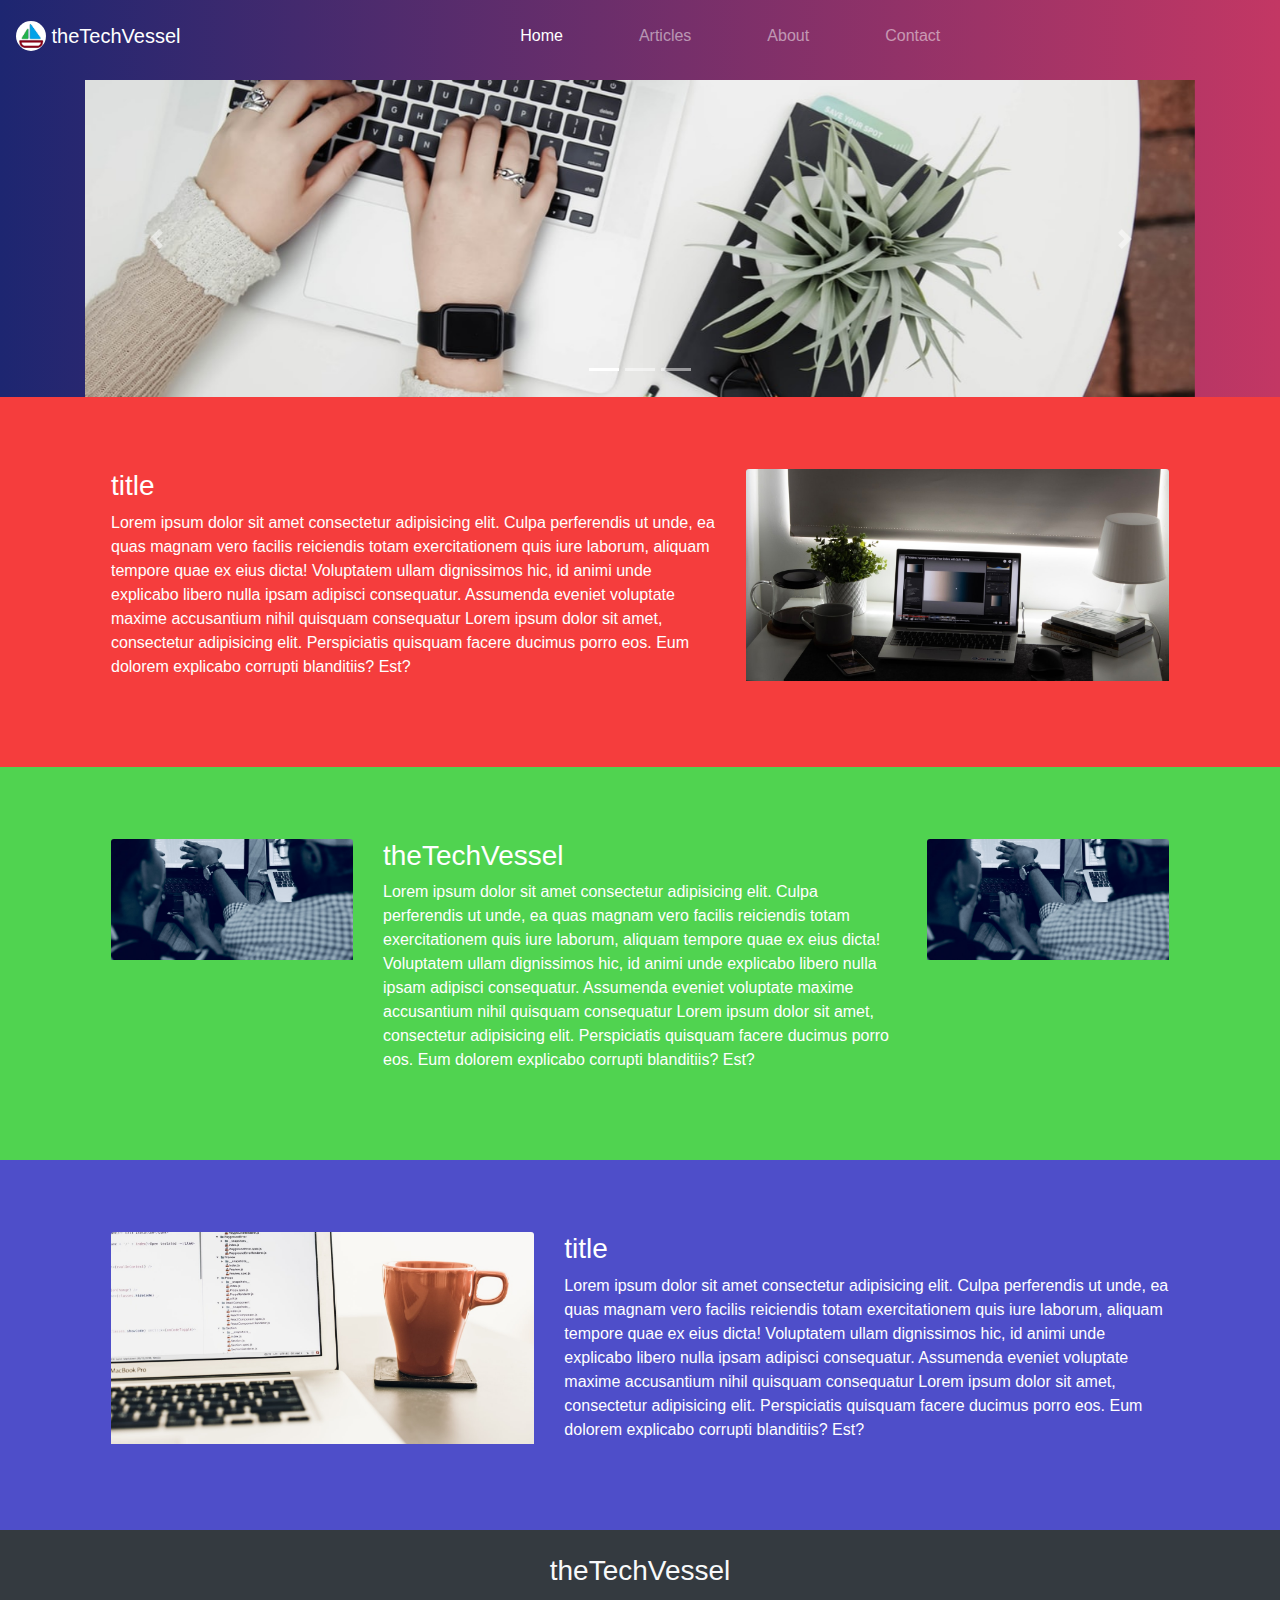
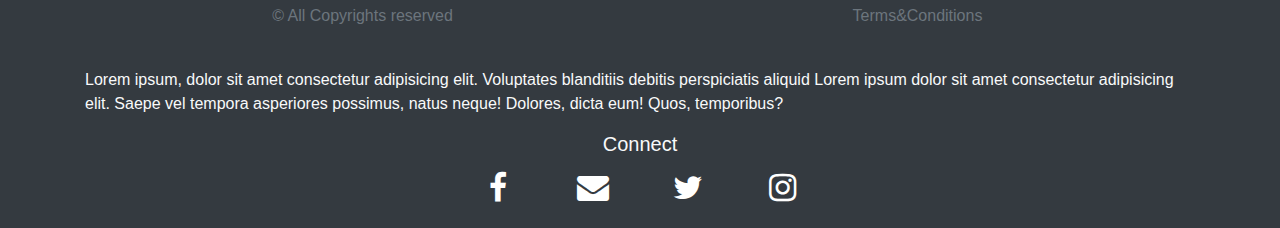
<file: index.html>
<!doctype html>
<html lang="en">

<head>
  <!-- Required meta tags -->
  <meta charset="utf-8">
  <meta name="viewport" content="width=device-width, initial-scale=1, shrink-to-fit=no">

  <!-- Bootstrap CSS -->
  <link rel="stylesheet" href="https://stackpath.bootstrapcdn.com/bootstrap/4.3.1/css/bootstrap.min.css"
    integrity="sha384-ggOyR0iXCbMQv3Xipma34MD+dH/1fQ784/j6cY/iJTQUOhcWr7x9JvoRxT2MZw1T" crossorigin="anonymous">
  <link rel="stylesheet" href="assets/styling.css">
  <link rel="stylesheet" href="https://cdnjs.cloudflare.com/ajax/libs/font-awesome/4.7.0/css/font-awesome.min.css">


  <title>The Tech Vessel</title>
  <link rel="icon" type="image/x-icon" href="assets/images/logo.png">
</head>

<body>
  <nav class="navbar navbar-expand-lg navbar-dark pt-3 pb-3">
    <a class="navbar-brand" href="/"><img src="assets/images/logo.png" width="30" height="30" alt=""
        class="d-inline-block align-top rounded-circle"> theTechVessel</a>
        

    <button class="navbar-toggler" type="button" data-toggle="collapse" data-target="#navbarSupportedContent"
      aria-controls="navbarSupportedContent" aria-expanded="false" aria-label="Toggle navigation">
      <span class="navbar-toggler-icon"></span>
    </button>

    <div class="collapse navbar-collapse" id="navbarSupportedContent">
      <ul class="navbar-nav mx-auto">
        <li class="nav-item active">
          <a class="nav-link" href="/">Home <span class="sr-only">(current)</span></a>
        </li>
        <li class="nav-item">
          <a class="nav-link" href="/articles.html">Articles</a>
        </li>
        
        <li class="nav-item">
          <a class="nav-link" href="/about.html">About</a>
        </li>
        <li class="nav-item">
          <a class="nav-link" href="/contact.html">Contact</a>
        </li>

      </ul>
    </div>
  </nav>
    <div id="carouselExampleIndicators" class="carousel slide container" data-ride="carousel">
      <ol class="carousel-indicators">
        <li data-target="#carouselExampleIndicators" data-slide-to="0" class="active"></li>
        <li data-target="#carouselExampleIndicators" data-slide-to="1"></li>
        <li data-target="#carouselExampleIndicators" data-slide-to="2"></li>
      </ol>
      <div class="carousel-inner mt-2">
        <div class="carousel-item active">
          <img src="assets/images/carousel1.jpg" class="d-block w-100" alt="image">
        </div>
        <div class="carousel-item">
          <img src="assets/images/carousel2.jpg" class="d-block w-100" alt="image">
        </div>
        <div class="carousel-item">
          <img src="assets/images/carousel3.jpg" class="d-block w-100" alt="image">
        </div>
      </div>
      <a class="carousel-control-prev" href="#carouselExampleIndicators" role="button" data-slide="prev">
        <span class="carousel-control-prev-icon" aria-hidden="true"></span>
        <span class="sr-only">Previous</span>
      </a>
      <a class="carousel-control-next" href="#carouselExampleIndicators" role="button" data-slide="next">
        <span class="carousel-control-next-icon" aria-hidden="true"></span>
        <span class="sr-only">Next</span>
      </a>
    </div>
<div class="index-first pl-5 pr-5 pt-4 pb-4">
  <div class="row pb-5 pt-5 ml-5 mr-5">
    
    <div class="col-md-7">
      
      <h3 class="mb-2">title</h3>
      <p class="align-self-center">Lorem ipsum dolor sit amet consectetur adipisicing elit. Culpa perferendis ut unde, ea quas magnam vero facilis reiciendis totam exercitationem quis iure laborum, aliquam tempore quae ex eius dicta! Voluptatem ullam dignissimos hic, id animi unde explicabo libero nulla ipsam adipisci consequatur. Assumenda eveniet voluptate maxime accusantium nihil quisquam consequatur Lorem ipsum dolor sit amet, consectetur adipisicing elit. Perspiciatis quisquam facere ducimus porro eos. Eum dolorem explicabo corrupti blanditiis? Est?</p>
    
    </div>
    <div class="col-md-5">


      <img src="assets/images/article4.jpg" class="card-img-top" alt="...">
    </div>
  </div>
    </div>
  </div>

  <div class="index-second pl-5 pr-5 pt-4 pb-4">
    <div class="row pb-5 pt-5 ml-5 mr-5">
      <div class="col-md-3">
        <img src="assets/images/article3.jpg" class="card-img-top" alt="...">
      </div>
      <div class="col-md-6">
        <h3 class="mb-6">theTechVessel</h3>
        <p class="align-self-center">Lorem ipsum dolor sit amet consectetur adipisicing elit. Culpa perferendis ut unde, ea quas magnam vero facilis reiciendis totam exercitationem quis iure laborum, aliquam tempore quae ex eius dicta! Voluptatem ullam dignissimos hic, id animi unde explicabo libero nulla ipsam adipisci consequatur. Assumenda eveniet voluptate maxime accusantium nihil quisquam consequatur Lorem ipsum dolor sit amet, consectetur adipisicing elit. Perspiciatis quisquam facere ducimus porro eos. Eum dolorem explicabo corrupti blanditiis? Est?</p>
      </div>
      <div class="col-md-3">
        <img src="assets/images/article3.jpg" class="card-img-top" alt="...">
      </div>
    </div>
  </div>


  <div class="index-third pl-5 pr-5 pt-4 pb-4">
    <div class="row pb-5 pt-5 ml-5 mr-5">
      <div class="col-md-5">


        <img src="assets/images/article6.jpg" class="card-img-top" alt="...">
      </div>
      <div class="col-md-7">
        
        <h3 class="mb-2">title</h3>
        <p class="align-self-center">Lorem ipsum dolor sit amet consectetur adipisicing elit. Culpa perferendis ut unde, ea quas magnam vero facilis reiciendis totam exercitationem quis iure laborum, aliquam tempore quae ex eius dicta! Voluptatem ullam dignissimos hic, id animi unde explicabo libero nulla ipsam adipisci consequatur. Assumenda eveniet voluptate maxime accusantium nihil quisquam consequatur Lorem ipsum dolor sit amet, consectetur adipisicing elit. Perspiciatis quisquam facere ducimus porro eos. Eum dolorem explicabo corrupti blanditiis? Est?</p>
      
      </div>
    </div>
    </div>


  <!-- FOOTER -->
  <footer class="w-100 flex-shrink-0">
    <div class="col p-4 d-flex flex-column position-static bg-dark text-light">
      <h3 class="mb-3 d-flex justify-content-center">theTechVessel</h3>
      <div class="container">
        <div class="row mb-4 pb-3 no-gutters">
          <div class="col-md-6 mb-md-0  d-flex">
            <div class="con con-3 w-100 text-muted d-flex justify-content-center">
              &copy All Copyrights reserved
            </div>
          </div>
          <div class="col-md-6 mb-md-0  d-flex">
            <div class="con con-3 w-100 d-flex justify-content-center"><a href="/tandc.html" class="text-muted" target="_blank">Terms&Conditions</a>
              
            </div>
          </div>
        </div>
      </div>
      <p class="card-text mb-auto d-flex justify-content-center container">Lorem ipsum, dolor sit amet consectetur
        adipisicing elit. Voluptates
        blanditiis debitis perspiciatis aliquid Lorem ipsum dolor sit amet consectetur adipisicing elit. Saepe vel
        tempora asperiores possimus, natus neque! Dolores, dicta eum! Quos, temporibus?</p>
      <h5 class="mt-3 mb-3 d-flex justify-content-center">Connect</h5>
      
      <div class="container">
    
        <div class="row">
          <div class="col-4">
          </div>
          <div class="col">
            <a href="http:#" class=" d-flex justify-content-center foot-icon" data-toggle="tooltip" data-placement="top" title="facebook"><i class="fa fa-brands fa-facebook-f"></i></a>
        
          </div>
          <div class="col">
            <a href="http:#" class="d-flex justify-content-center foot-icon" data-toggle="tooltip" data-placement="top" title="email"><i
              class="fa fa-solid fa-envelope"></i></i></a>
        
          </div>
          <div class="col">
            <a href="http:#" class="d-flex justify-content-center foot-icon" data-toggle="tooltip" data-placement="top" title="twitter"><i
              class="fa fa-brands fa-twitter"></i></a>
        
          </div>
          <div class="col">
            <a href="http:#" class="d-flex justify-content-center foot-icon" data-toggle="tooltip" data-placement="top" title="instagram"><i class="fa fa-brands fa-instagram"></i></a>
        
          </div>
          <div class="col-4">
          </div>
        </div>
      </div>

    </div>
  </footer>

<!-- Optional JavaScript -->
<!-- jQuery first, then Popper.js, then Bootstrap JS -->
<script src="https://code.jquery.com/jquery-3.3.1.slim.min.js"
  integrity="sha384-q8i/X+965DzO0rT7abK41JStQIAqVgRVzpbzo5smXKp4YfRvH+8abtTE1Pi6jizo" crossorigin="anonymous"></script>
<script src="https://cdnjs.cloudflare.com/ajax/libs/popper.js/1.14.7/umd/popper.min.js"
  integrity="sha384-UO2eT0CpHqdSJQ6hJty5KVphtPhzWj9WO1clHTMGa3JDZwrnQq4sF86dIHNDz0W1" crossorigin="anonymous"></script>
<script src="https://stackpath.bootstrapcdn.com/bootstrap/4.3.1/js/bootstrap.min.js"
  integrity="sha384-JjSmVgyd0p3pXB1rRibZUAYoIIy6OrQ6VrjIEaFf/nJGzIxFDsf4x0xIM+B07jRM" crossorigin="anonymous"></script>
</body>

</html>
</file>
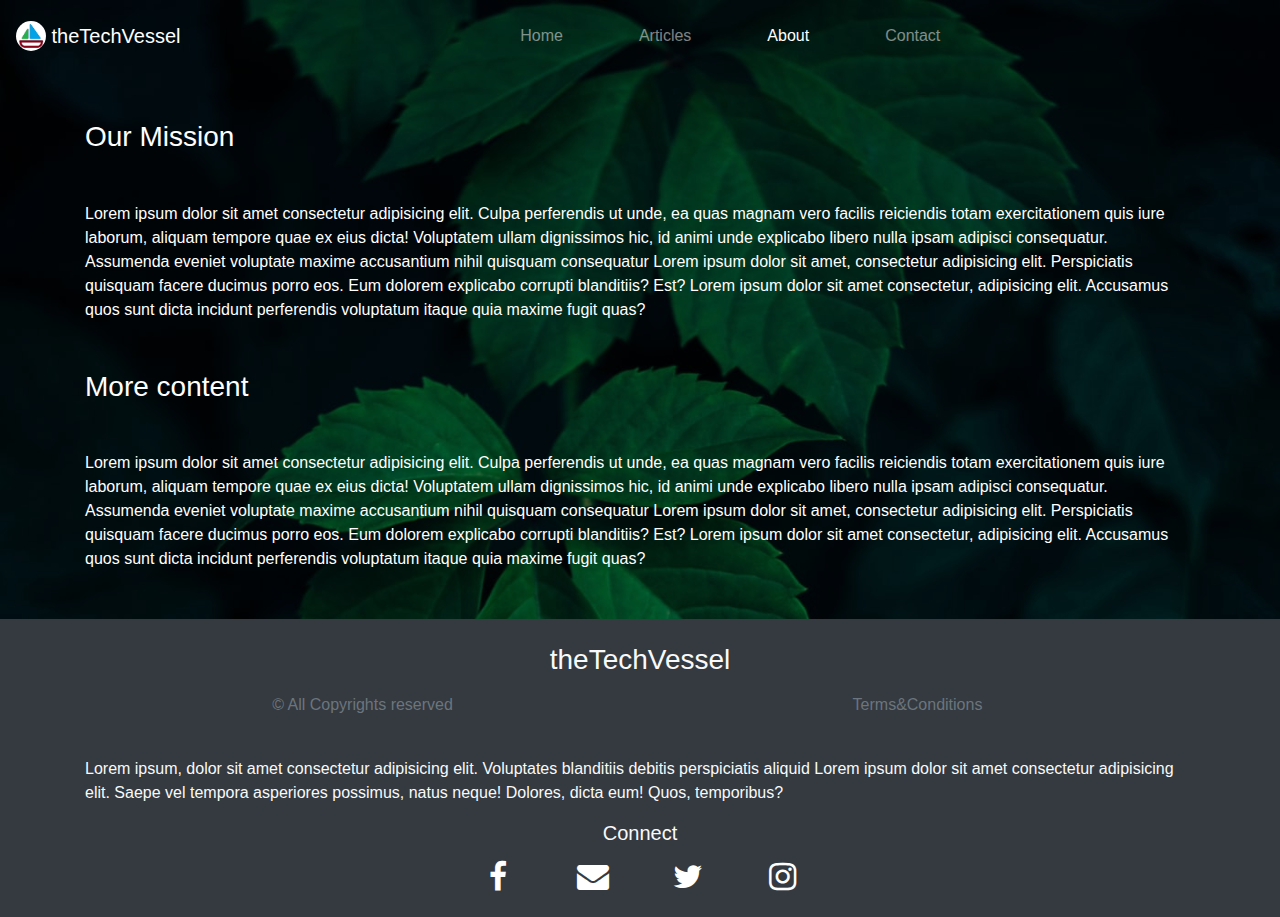
<file: about.html>
<!doctype html>
<html lang="en">

<head>
  <!-- Required meta tags -->
  <meta charset="utf-8">
  <meta name="viewport" content="width=device-width, initial-scale=1, shrink-to-fit=no">

  <!-- Bootstrap CSS -->
  <link rel="stylesheet" href="https://stackpath.bootstrapcdn.com/bootstrap/4.3.1/css/bootstrap.min.css"
    integrity="sha384-ggOyR0iXCbMQv3Xipma34MD+dH/1fQ784/j6cY/iJTQUOhcWr7x9JvoRxT2MZw1T" crossorigin="anonymous">
  <link rel="stylesheet" href="assets/styling.css">
  <link rel="stylesheet" href="https://cdnjs.cloudflare.com/ajax/libs/font-awesome/4.7.0/css/font-awesome.min.css">


  <title>The Tech Vessel-about</title>
  <link rel="icon" type="image/x-icon" href="assets/images/logo.png">
</head>

<body class="body-about">
  <nav class="navbar navbar-expand-lg navbar-dark pt-3 pb-3">
    <a class="navbar-brand" href="/"><img src="assets/images/logo.png" width="30" height="30" alt=""
        class="d-inline-block align-top rounded-circle"> theTechVessel</a>

    <button class="navbar-toggler" type="button" data-toggle="collapse" data-target="#navbarSupportedContent"
      aria-controls="navbarSupportedContent" aria-expanded="false" aria-label="Toggle navigation">
      <span class="navbar-toggler-icon"></span>
    </button>

    <div class="collapse navbar-collapse" id="navbarSupportedContent">
      <ul class="navbar-nav mx-auto">
        <li class="nav-item">
          <a class="nav-link" href="/">Home</a>
        </li>
        <li class="nav-item">
          <a class="nav-link" href="/articles.html">Articles</a>
        </li>

        <li class="nav-item">
          <a class="nav-link active" href="/about.html">About<span class="sr-only">(current)</span></a>
        </li>
        <li class="nav-item">
          <a class="nav-link" href="/contact.html">Contact</a>
        </li>

      </ul>
    </div>
  </nav>


  <div class="container">
    <h3 class="mb-5 mt-5">Our Mission</h3>
    <p class="align-self-center">Lorem ipsum dolor sit amet consectetur adipisicing elit. Culpa perferendis ut unde, ea
      quas magnam vero facilis reiciendis totam exercitationem quis iure laborum, aliquam tempore quae ex eius dicta!
      Voluptatem ullam dignissimos hic, id animi unde explicabo libero nulla ipsam adipisci consequatur. Assumenda
      eveniet voluptate maxime accusantium nihil quisquam consequatur Lorem ipsum dolor sit amet, consectetur
      adipisicing elit. Perspiciatis quisquam facere ducimus porro eos. Eum dolorem explicabo corrupti blanditiis? Est?
      Lorem ipsum dolor sit amet consectetur, adipisicing elit. Accusamus quos sunt dicta incidunt perferendis
      voluptatum itaque quia maxime fugit quas?</p>

    <h3 class="mb-5 mt-5">More content</h3>
    <p class="align-self-center">Lorem ipsum dolor sit amet consectetur adipisicing elit. Culpa perferendis ut unde, ea
      quas magnam vero facilis reiciendis totam exercitationem quis iure laborum, aliquam tempore quae ex eius dicta!
      Voluptatem ullam dignissimos hic, id animi unde explicabo libero nulla ipsam adipisci consequatur. Assumenda
      eveniet voluptate maxime accusantium nihil quisquam consequatur Lorem ipsum dolor sit amet, consectetur
      adipisicing elit. Perspiciatis quisquam facere ducimus porro eos. Eum dolorem explicabo corrupti blanditiis? Est?
      Lorem ipsum dolor sit amet consectetur, adipisicing elit. Accusamus quos sunt dicta incidunt perferendis
      voluptatum itaque quia maxime fugit quas?</p>

  </div>

  <!-- FOOTER -->
  <footer class="w-100 mt-5 flex-shrink-0">
    <div class="col p-4 d-flex flex-column position-static bg-dark text-light">
      <h3 class="mb-3 d-flex justify-content-center">theTechVessel</h3>
      <div class="container">
        <div class="row mb-4 pb-3 no-gutters">
          <div class="col-md-6 mb-md-0  d-flex">
            <div class="con con-3 w-100 text-muted d-flex justify-content-center">
              &copy All Copyrights reserved
            </div>
          </div>
          <div class="col-md-6 mb-md-0  d-flex">
            <div class="con con-3 w-100 d-flex justify-content-center"><a href="/tandc.html" class="text-muted"
                target="_blank">Terms&Conditions</a>

            </div>
          </div>
        </div>
      </div>
      <p class="card-text mb-auto d-flex justify-content-center container">Lorem ipsum, dolor sit amet consectetur
        adipisicing elit. Voluptates
        blanditiis debitis perspiciatis aliquid Lorem ipsum dolor sit amet consectetur adipisicing elit. Saepe vel
        tempora asperiores possimus, natus neque! Dolores, dicta eum! Quos, temporibus?</p>
      <h5 class="mt-3 mb-3 d-flex justify-content-center">Connect</h5>

      <div class="container">

        <div class="row">
          <div class="col-4">
          </div>
          <div class="col">
            <a href="http:#" class=" d-flex justify-content-center foot-icon" data-toggle="tooltip" data-placement="top"
              title="facebook"><i class="fa fa-brands fa-facebook-f"></i></a>

          </div>
          <div class="col">
            <a href="http:#" class="d-flex justify-content-center foot-icon" data-toggle="tooltip" data-placement="top"
              title="email"><i class="fa fa-solid fa-envelope"></i></i></a>

          </div>
          <div class="col">
            <a href="http:#" class="d-flex justify-content-center foot-icon" data-toggle="tooltip" data-placement="top"
              title="twitter"><i class="fa fa-brands fa-twitter"></i></a>

          </div>
          <div class="col">
            <a href="http:#" class="d-flex justify-content-center foot-icon" data-toggle="tooltip" data-placement="top"
              title="instagram"><i class="fa fa-brands fa-instagram"></i></a>

          </div>
          <div class="col-4">
          </div>
        </div>
      </div>

    </div>
  </footer>
<!-- Optional JavaScript -->
<!-- jQuery first, then Popper.js, then Bootstrap JS -->
<script src="https://code.jquery.com/jquery-3.3.1.slim.min.js"
  integrity="sha384-q8i/X+965DzO0rT7abK41JStQIAqVgRVzpbzo5smXKp4YfRvH+8abtTE1Pi6jizo" crossorigin="anonymous"></script>
<script src="https://cdnjs.cloudflare.com/ajax/libs/popper.js/1.14.7/umd/popper.min.js"
  integrity="sha384-UO2eT0CpHqdSJQ6hJty5KVphtPhzWj9WO1clHTMGa3JDZwrnQq4sF86dIHNDz0W1" crossorigin="anonymous"></script>
<script src="https://stackpath.bootstrapcdn.com/bootstrap/4.3.1/js/bootstrap.min.js"
  integrity="sha384-JjSmVgyd0p3pXB1rRibZUAYoIIy6OrQ6VrjIEaFf/nJGzIxFDsf4x0xIM+B07jRM" crossorigin="anonymous"></script>
</body>

</html>
</file>
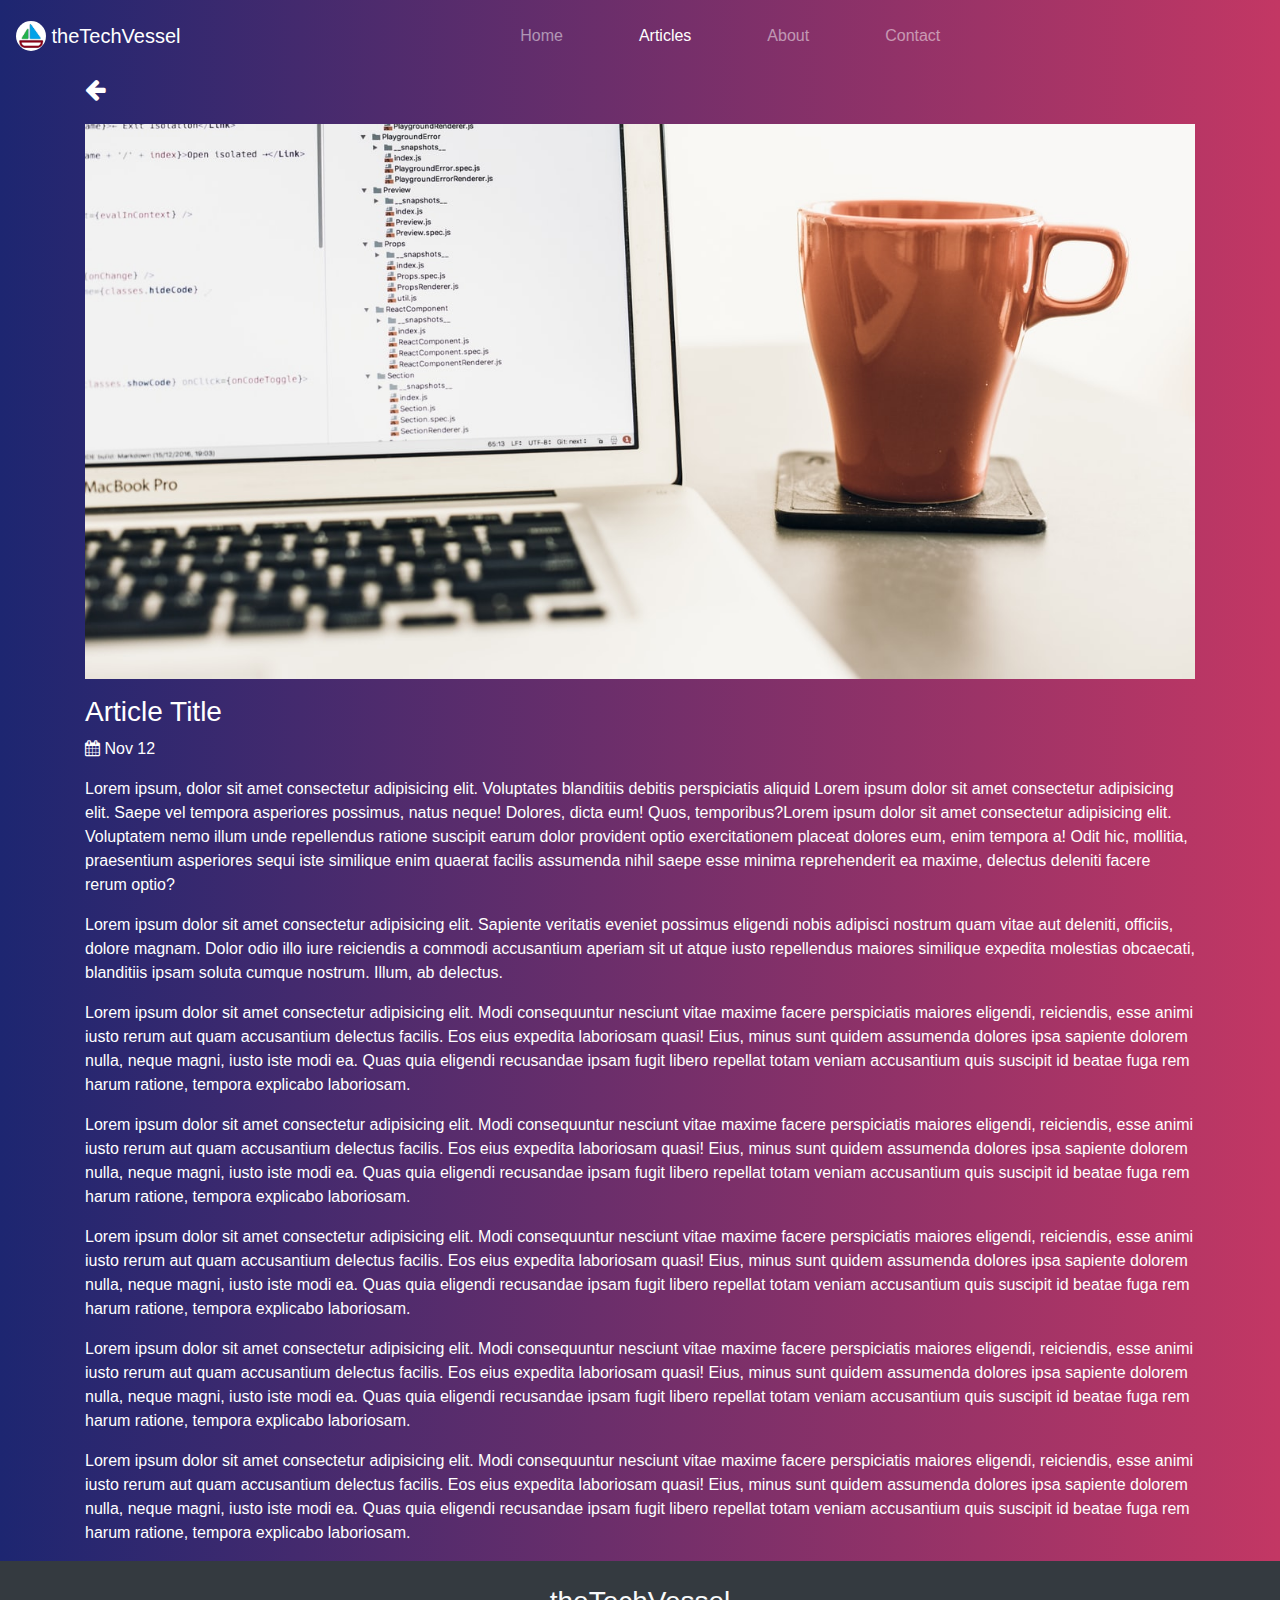
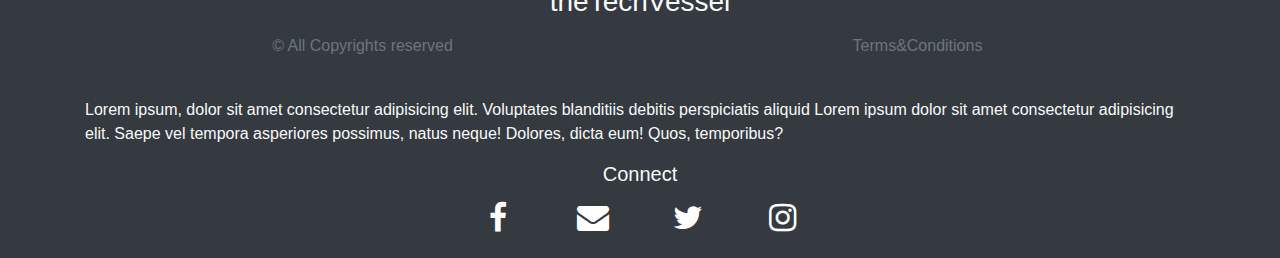
<file: article_page.html>
<!doctype html>
<html lang="en">

<head>
    <!-- Required meta tags -->
    <meta charset="utf-8">
    <meta name="viewport" content="width=device-width, initial-scale=1, shrink-to-fit=no">

    <!-- Bootstrap CSS -->
    <link rel="stylesheet" href="https://stackpath.bootstrapcdn.com/bootstrap/4.3.1/css/bootstrap.min.css"
        integrity="sha384-ggOyR0iXCbMQv3Xipma34MD+dH/1fQ784/j6cY/iJTQUOhcWr7x9JvoRxT2MZw1T" crossorigin="anonymous">
    <link rel="stylesheet" href="assets/styling.css">
    <link rel="stylesheet" href="https://cdnjs.cloudflare.com/ajax/libs/font-awesome/4.7.0/css/font-awesome.min.css">


    <title>The Tech Vessel-articles</title>
    <link rel="icon" type="image/x-icon" href="assets/images/logo.png">
</head>

<body>
    <nav class="navbar navbar-expand-lg navbar-dark pt-3 pb-3">
        <a class="navbar-brand" href="/"><img src="assets/images/logo.png" width="30" height="30" alt=""
                class="d-inline-block align-top rounded-circle"> theTechVessel</a>

        <button class="navbar-toggler" type="button" data-toggle="collapse" data-target="#navbarSupportedContent"
            aria-controls="navbarSupportedContent" aria-expanded="false" aria-label="Toggle navigation">
            <span class="navbar-toggler-icon"></span>
        </button>

        <div class="collapse navbar-collapse" id="navbarSupportedContent">
            <ul class="navbar-nav mx-auto">
                <li class="nav-item">
                    <a class="nav-link" href="/">Home</a>
                </li>
                <li class="nav-item active">
                    <a class="nav-link" href="/articles.html">Articles<span class="sr-only">(current)</span></a>
                </li>

                <li class="nav-item">
                    <a class="nav-link" href="/about.html">About</a>
                </li>
                <li class="nav-item">
                    <a class="nav-link" href="/contact.html">Contact</a>
                </li>

            </ul>
        </div>
    </nav>

    <div class="container">
        <a href="/articles.html" style="text-decoration: none;color: white; font-size: 1.5em;"><i class="fa fas fa-arrow-left"></i></a>
        <img src="assets/images/article6.jpg" class="d-block w-100 mt-3 mb-3" alt="image">
        <h3 class="">Article Title</h3>
        <div class="mb-1"><i class="fa fa-regular fa-calendar"></i> Nov 12</div>
        <p class="mt-3">Lorem ipsum, dolor sit amet consectetur
            adipisicing elit. Voluptates
            blanditiis debitis perspiciatis aliquid Lorem ipsum dolor sit amet consectetur adipisicing elit. Saepe vel
            tempora asperiores possimus, natus neque! Dolores, dicta eum! Quos, temporibus?Lorem ipsum dolor sit amet
            consectetur adipisicing elit. Voluptatem nemo illum unde repellendus ratione suscipit earum dolor provident
            optio exercitationem placeat dolores eum, enim tempora a! Odit hic, mollitia, praesentium asperiores sequi
            iste similique enim quaerat facilis assumenda nihil saepe esse minima reprehenderit ea maxime, delectus
            deleniti facere rerum optio?</p>
        <p class="mt-3">Lorem ipsum dolor sit amet consectetur adipisicing elit. Sapiente veritatis eveniet possimus
            eligendi nobis adipisci nostrum quam vitae aut deleniti, officiis, dolore magnam. Dolor odio illo iure
            reiciendis a commodi accusantium aperiam sit ut atque iusto repellendus maiores similique expedita molestias
            obcaecati, blanditiis ipsam soluta cumque nostrum. Illum, ab delectus.</p>
        <p class="mt-3">Lorem ipsum dolor sit amet consectetur adipisicing elit. Modi consequuntur nesciunt vitae maxime
            facere perspiciatis maiores eligendi, reiciendis, esse animi iusto rerum aut quam accusantium delectus
            facilis. Eos eius expedita laboriosam quasi! Eius, minus sunt quidem assumenda dolores ipsa sapiente dolorem
            nulla, neque magni, iusto iste modi ea. Quas quia eligendi recusandae ipsam fugit libero repellat totam
            veniam accusantium quis suscipit id beatae fuga rem harum ratione, tempora explicabo laboriosam.</p>
        <p class="mt-3">Lorem ipsum dolor sit amet consectetur adipisicing elit. Modi consequuntur nesciunt vitae maxime
            facere perspiciatis maiores eligendi, reiciendis, esse animi iusto rerum aut quam accusantium delectus
            facilis. Eos eius expedita laboriosam quasi! Eius, minus sunt quidem assumenda dolores ipsa sapiente dolorem
            nulla, neque magni, iusto iste modi ea. Quas quia eligendi recusandae ipsam fugit libero repellat totam
            veniam accusantium quis suscipit id beatae fuga rem harum ratione, tempora explicabo laboriosam.</p>
        <p class="mt-3">Lorem ipsum dolor sit amet consectetur adipisicing elit. Modi consequuntur nesciunt vitae maxime
            facere perspiciatis maiores eligendi, reiciendis, esse animi iusto rerum aut quam accusantium delectus
            facilis. Eos eius expedita laboriosam quasi! Eius, minus sunt quidem assumenda dolores ipsa sapiente dolorem
            nulla, neque magni, iusto iste modi ea. Quas quia eligendi recusandae ipsam fugit libero repellat totam
            veniam accusantium quis suscipit id beatae fuga rem harum ratione, tempora explicabo laboriosam.</p>
        <p class="mt-3">Lorem ipsum dolor sit amet consectetur adipisicing elit. Modi consequuntur nesciunt vitae maxime
            facere perspiciatis maiores eligendi, reiciendis, esse animi iusto rerum aut quam accusantium delectus
            facilis. Eos eius expedita laboriosam quasi! Eius, minus sunt quidem assumenda dolores ipsa sapiente dolorem
            nulla, neque magni, iusto iste modi ea. Quas quia eligendi recusandae ipsam fugit libero repellat totam
            veniam accusantium quis suscipit id beatae fuga rem harum ratione, tempora explicabo laboriosam.</p>
        <p class="mt-3">Lorem ipsum dolor sit amet consectetur adipisicing elit. Modi consequuntur nesciunt vitae maxime
            facere perspiciatis maiores eligendi, reiciendis, esse animi iusto rerum aut quam accusantium delectus
            facilis. Eos eius expedita laboriosam quasi! Eius, minus sunt quidem assumenda dolores ipsa sapiente dolorem
            nulla, neque magni, iusto iste modi ea. Quas quia eligendi recusandae ipsam fugit libero repellat totam
            veniam accusantium quis suscipit id beatae fuga rem harum ratione, tempora explicabo laboriosam.</p>
    </div>

    <!-- FOOTER -->
    <footer class="w-100 flex-shrink-0">
        <div class="col p-4 d-flex flex-column position-static bg-dark text-light">
            <h3 class="mb-3 d-flex justify-content-center">theTechVessel</h3>
            <div class="container">
                <div class="row mb-4 pb-3 no-gutters">
                    <div class="col-md-6 mb-md-0  d-flex">
                        <div class="con con-3 w-100 text-muted d-flex justify-content-center">
                            &copy All Copyrights reserved
                        </div>
                    </div>
                    <div class="col-md-6 mb-md-0  d-flex">
                        <div class="con con-3 w-100 d-flex justify-content-center"><a href="/tandc.html"
                                class="text-muted" target="_blank">Terms&Conditions</a>

                        </div>
                    </div>
                </div>
            </div>
            <p class="card-text mb-auto d-flex justify-content-center container">Lorem ipsum, dolor sit amet consectetur
                adipisicing elit. Voluptates
                blanditiis debitis perspiciatis aliquid Lorem ipsum dolor sit amet consectetur adipisicing elit. Saepe
                vel
                tempora asperiores possimus, natus neque! Dolores, dicta eum! Quos, temporibus?</p>
            <h5 class="mt-3 mb-3 d-flex justify-content-center">Connect</h5>

            <div class="container">

                <div class="row">
                    <div class="col-4">
                    </div>
                    <div class="col">
                        <a href="http:#" class=" d-flex justify-content-center foot-icon" data-toggle="tooltip"
                            data-placement="top" title="facebook"><i class="fa fa-brands fa-facebook-f"></i></a>

                    </div>
                    <div class="col">
                        <a href="http:#" class="d-flex justify-content-center foot-icon" data-toggle="tooltip"
                            data-placement="top" title="email"><i class="fa fa-solid fa-envelope"></i></i></a>

                    </div>
                    <div class="col">
                        <a href="http:#" class="d-flex justify-content-center foot-icon" data-toggle="tooltip"
                            data-placement="top" title="twitter"><i class="fa fa-brands fa-twitter"></i></a>

                    </div>
                    <div class="col">
                        <a href="http:#" class="d-flex justify-content-center foot-icon" data-toggle="tooltip"
                            data-placement="top" title="instagram"><i class="fa fa-brands fa-instagram"></i></a>

                    </div>
                    <div class="col-4">
                    </div>
                </div>
            </div>

        </div>
    </footer>

<!-- Optional JavaScript -->
<!-- jQuery first, then Popper.js, then Bootstrap JS -->
<script src="https://code.jquery.com/jquery-3.3.1.slim.min.js"
    integrity="sha384-q8i/X+965DzO0rT7abK41JStQIAqVgRVzpbzo5smXKp4YfRvH+8abtTE1Pi6jizo"
    crossorigin="anonymous"></script>
<script src="https://cdnjs.cloudflare.com/ajax/libs/popper.js/1.14.7/umd/popper.min.js"
    integrity="sha384-UO2eT0CpHqdSJQ6hJty5KVphtPhzWj9WO1clHTMGa3JDZwrnQq4sF86dIHNDz0W1"
    crossorigin="anonymous"></script>
<script src="https://stackpath.bootstrapcdn.com/bootstrap/4.3.1/js/bootstrap.min.js"
    integrity="sha384-JjSmVgyd0p3pXB1rRibZUAYoIIy6OrQ6VrjIEaFf/nJGzIxFDsf4x0xIM+B07jRM"
    crossorigin="anonymous"></script>
</body>

</html>
</file>
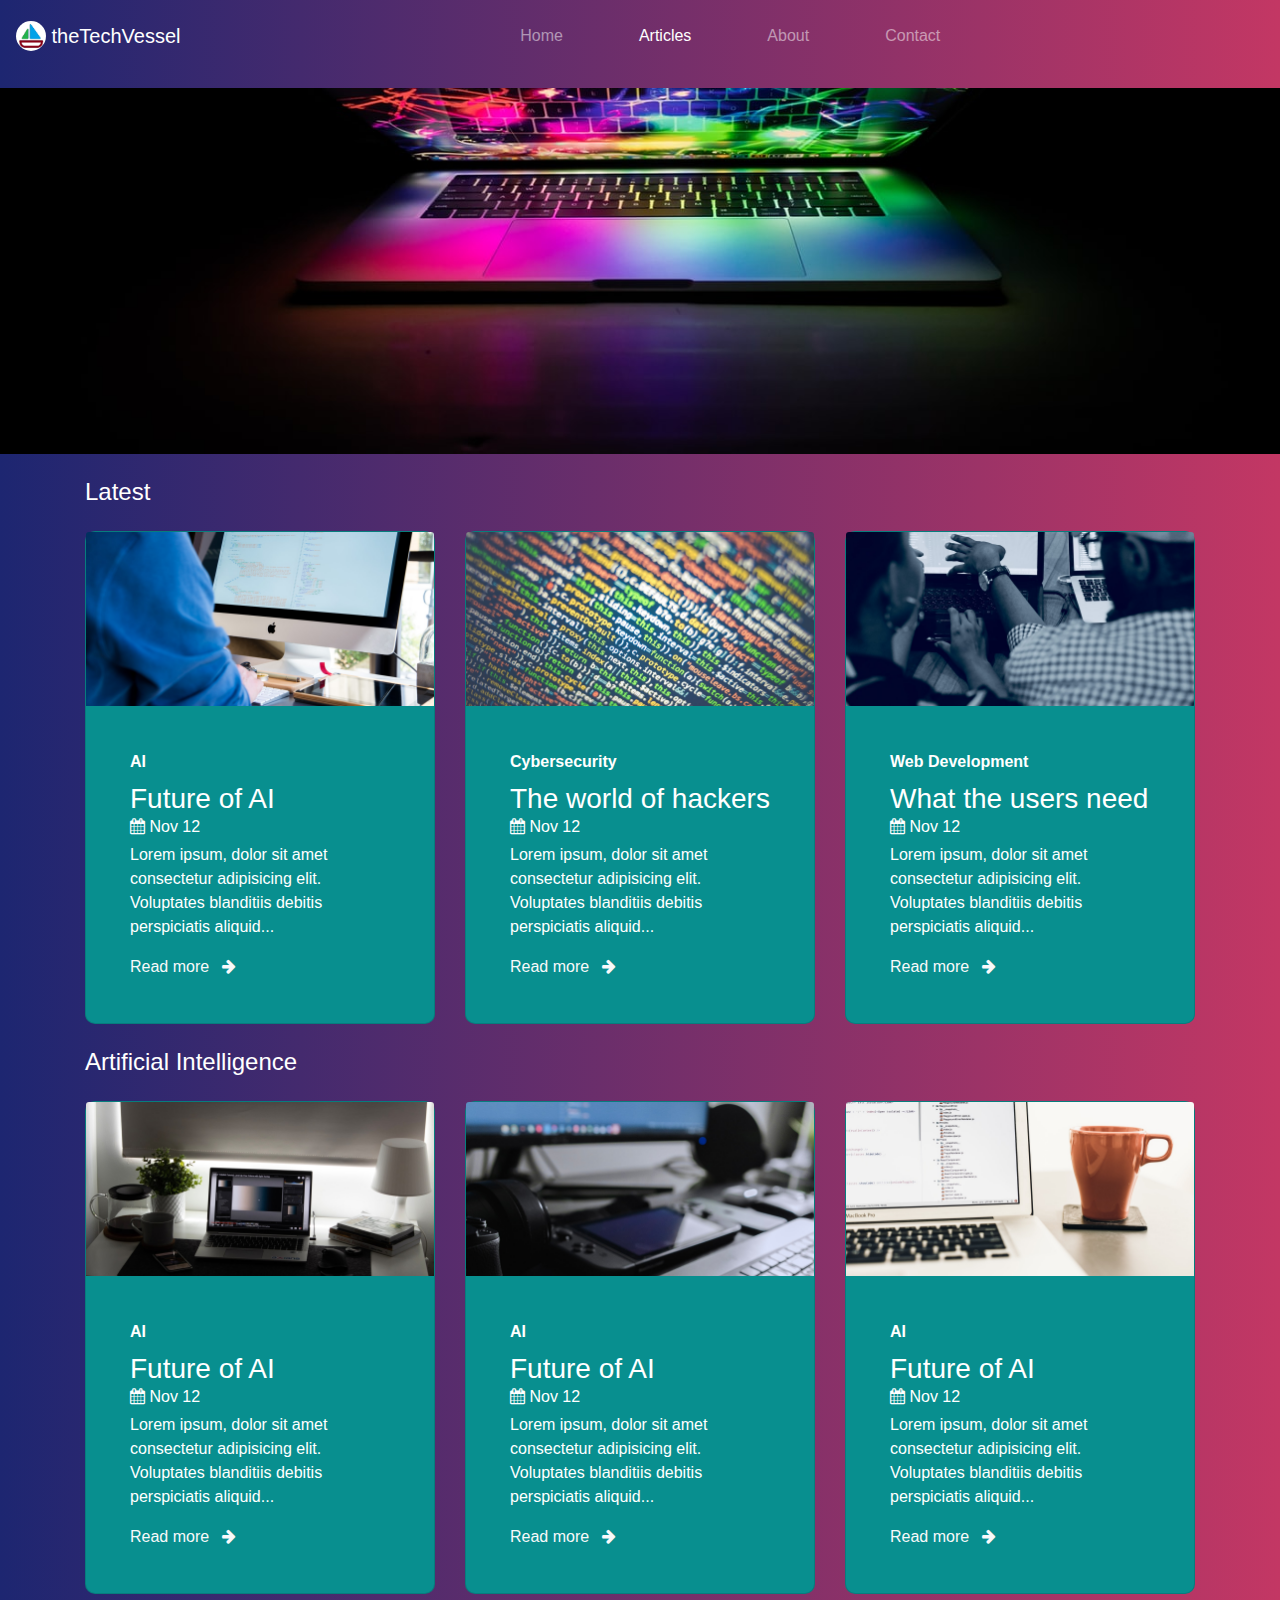
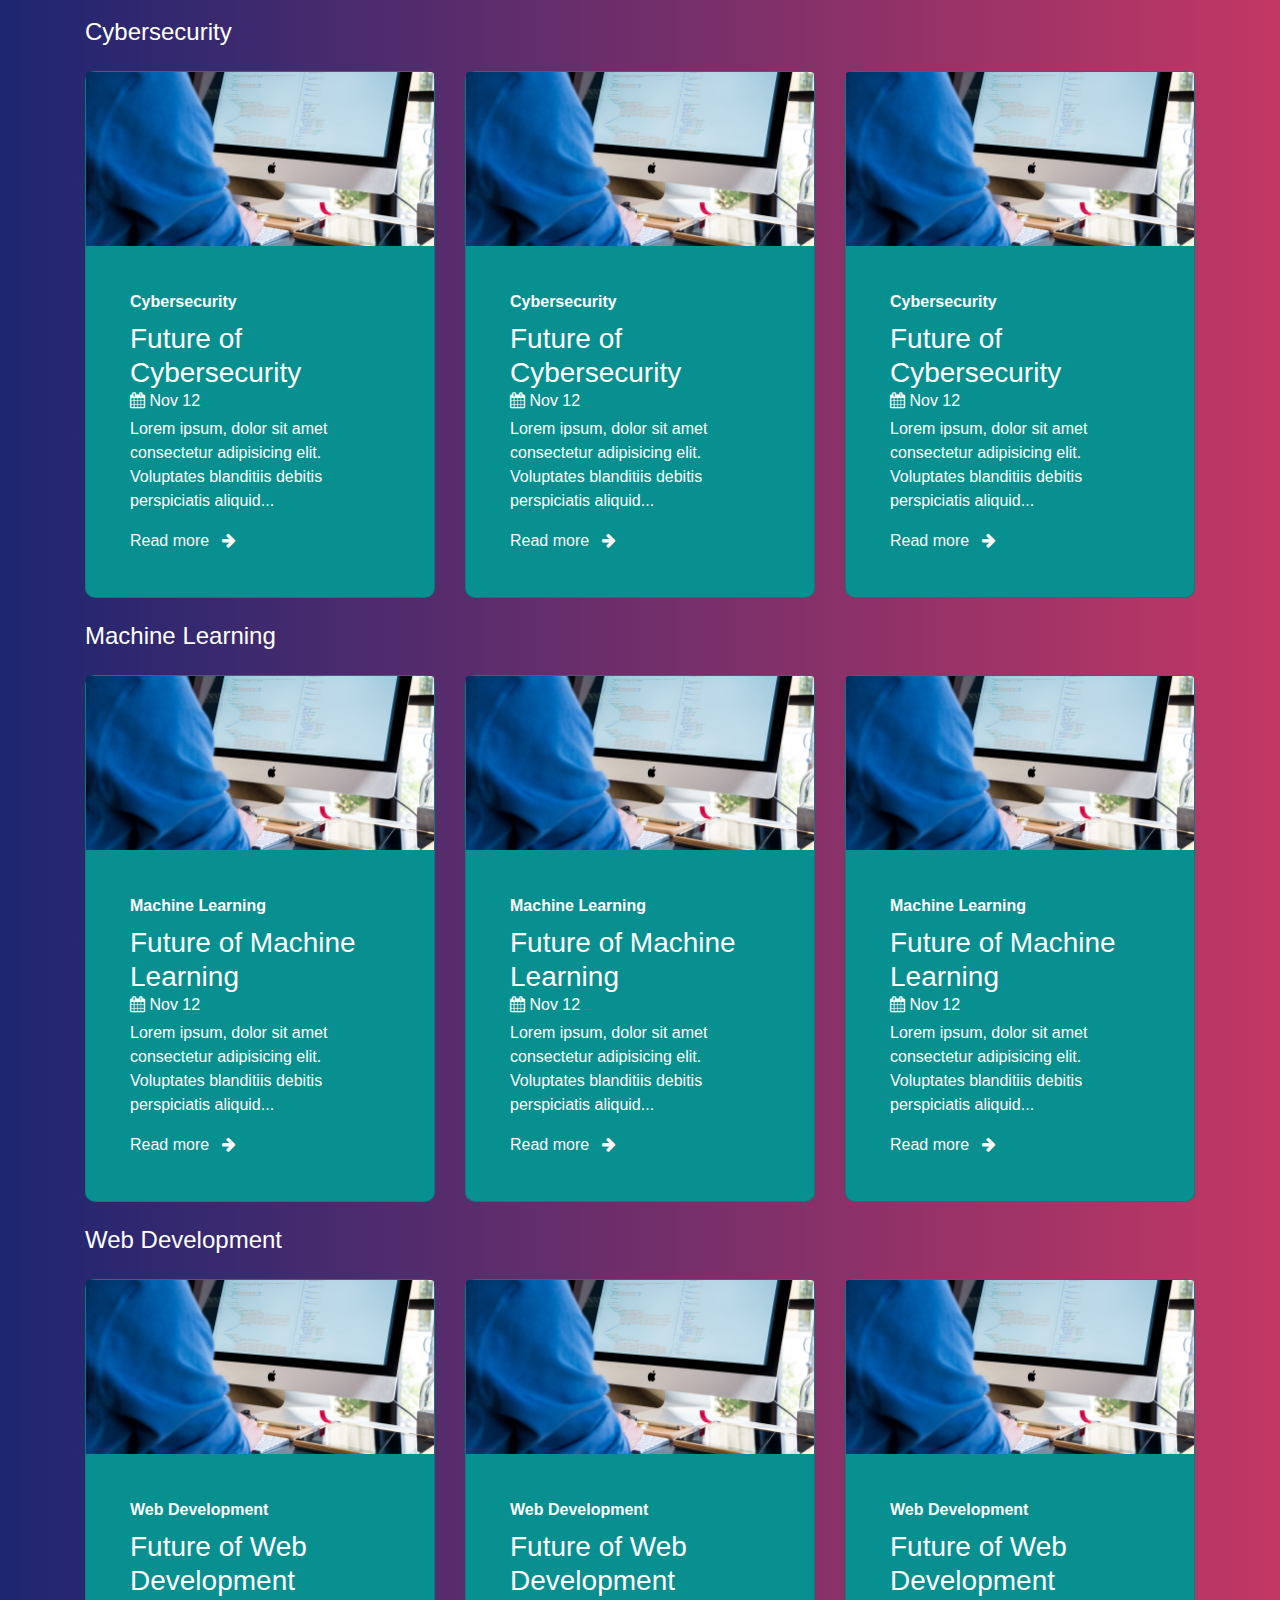
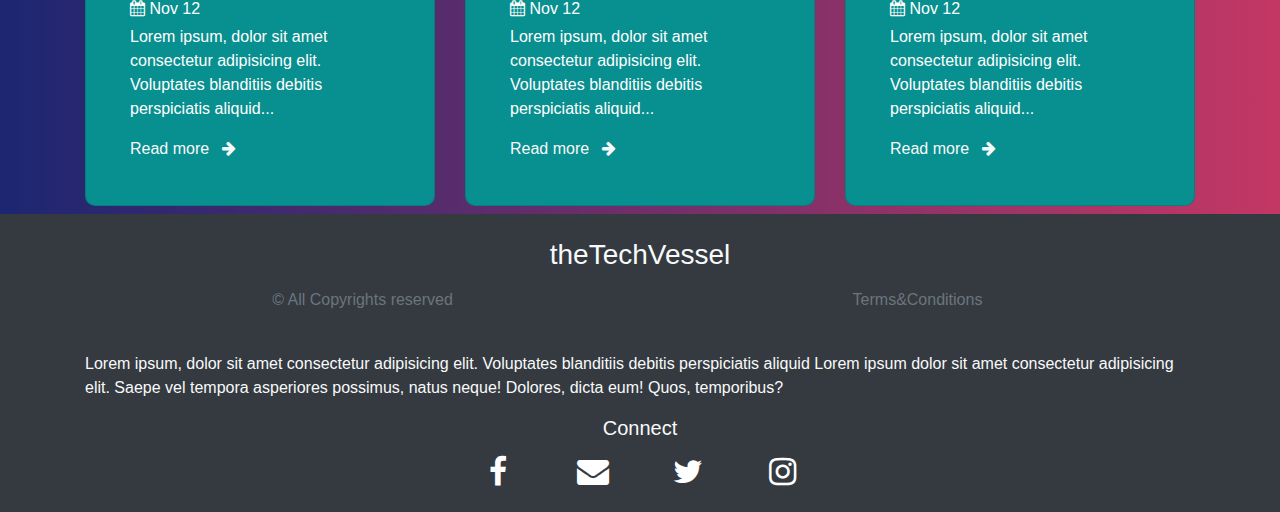
<file: articles.html>
<!doctype html>
<html lang="en">

<head>
  <!-- Required meta tags -->
  <meta charset="utf-8">
  <meta name="viewport" content="width=device-width, initial-scale=1, shrink-to-fit=no">

  <!-- Bootstrap CSS -->
  <link rel="stylesheet" href="https://stackpath.bootstrapcdn.com/bootstrap/4.3.1/css/bootstrap.min.css"
    integrity="sha384-ggOyR0iXCbMQv3Xipma34MD+dH/1fQ784/j6cY/iJTQUOhcWr7x9JvoRxT2MZw1T" crossorigin="anonymous">
  <link rel="stylesheet" href="assets/styling.css">
  <link rel="stylesheet" href="https://cdnjs.cloudflare.com/ajax/libs/font-awesome/4.7.0/css/font-awesome.min.css">


  <title>The Tech Vessel-articles</title>
  <link rel="icon" type="image/x-icon" href="assets/images/logo.png">
</head>

<body>
  <nav class="navbar navbar-expand-lg navbar-dark pt-3 pb-3">
    <a class="navbar-brand" href="/"><img src="assets/images/logo.png" width="30" height="30" alt=""
        class="d-inline-block align-top rounded-circle"> theTechVessel</a>

    <button class="navbar-toggler" type="button" data-toggle="collapse" data-target="#navbarSupportedContent"
      aria-controls="navbarSupportedContent" aria-expanded="false" aria-label="Toggle navigation">
      <span class="navbar-toggler-icon"></span>
    </button>

    <div class="collapse navbar-collapse" id="navbarSupportedContent">
      <ul class="navbar-nav mx-auto">
        <li class="nav-item">
          <a class="nav-link" href="/">Home</a>
        </li>
        <li class="nav-item active">
          <a class="nav-link" href="/articles.html">Articles<span class="sr-only">(current)</span></a>
        </li>

        <li class="nav-item">
          <a class="nav-link" href="/about.html">About</a>
        </li>
        <li class="nav-item">
          <a class="nav-link" href="/contact.html">Contact</a>
        </li>

      </ul>
    </div>
  </nav>

  <img src="assets/images/articles.jpg" class="d-block w-100 mt-3 mb-3" alt="image">
  <div class="container">

    <h4 class="mb-4 mt-4">Latest</h4>
    <div class="row mb-2 mt-3">
      <div class="col-md-4">
        <div class="card card-bg-color">
          <img src="assets/images/article1.jpg" class="card-img-top" alt="...">
          <div class="card-body">
            <div class="col p-4 d-flex flex-column position-static">
              <strong class="d-inline-block mb-2">AI</strong>
              <h3 class="mb-0">Future of AI</h3>
              <div class="mb-1"><i class="fa fa-regular fa-calendar"></i> Nov 12</div>
              <p class="card-text mb-auto">Lorem ipsum, dolor sit amet consectetur adipisicing elit. Voluptates
                blanditiis
                debitis perspiciatis aliquid...</p>
              <a href="/article_page.html" class="stretched-link text-light mt-3">Read more &nbsp&nbsp<i
                  class="fa fa-thin fa-arrow-right"></i></a>
            </div>
          </div>
        </div>
      </div>
      <div class="col-md-4">
        <div class="card card-bg-color">
          <img src="assets/images/article2.jpg" class="card-img-top" alt="...">
          <div class="card-body">
            <div class="col p-4 d-flex flex-column position-static">
              <strong class="d-inline-block mb-2">Cybersecurity</strong>
              <h3 class="mb-0">The world of hackers</h3>
              <div class="mb-1"><i class="fa fa-regular fa-calendar"></i> Nov 12</div>
              <p class="card-text mb-auto">Lorem ipsum, dolor sit amet consectetur adipisicing elit. Voluptates
                blanditiis
                debitis perspiciatis aliquid...</p>
              <a href="/article_page.html" class="stretched-link text-light mt-3">Read more &nbsp&nbsp<i
                  class="fa fa-thin fa-arrow-right"></i></a>
            </div>
          </div>
        </div>
      </div>
      <div class="col-md-4">
        <div class="card card-bg-color">
          <img src="assets/images/article3.jpg" class="card-img-top" alt="...">
          <div class="card-body">
            <div class="col p-4 d-flex flex-column position-static">
              <strong class="d-inline-block mb-2">Web Development</strong>
              <h3 class="mb-0">What the users need</h3>
              <div class="mb-1"><i class="fa fa-regular fa-calendar"></i> Nov 12</div>
              <p class="card-text mb-auto">Lorem ipsum, dolor sit amet consectetur adipisicing elit. Voluptates
                blanditiis
                debitis perspiciatis aliquid...</p>
              <a href="/article_page.html" class="stretched-link text-light mt-3">Read more &nbsp&nbsp<i
                  class="fa fa-thin fa-arrow-right"></i></a>
            </div>
          </div>
        </div>
      </div>
    </div>
    <h4 class="mb-4 mt-4">Artificial Intelligence</h4>
    <div class="row mb-2 mt-3">
      <div class="col-md-4">
        <div class="card card-bg-color">
          <img src="assets/images/article4.jpg" class="card-img-top" alt="...">
          <div class="card-body">
            <div class="col p-4 d-flex flex-column position-static">
              <strong class="d-inline-block mb-2">AI</strong>
              <h3 class="mb-0">Future of AI</h3>
              <div class="mb-1"><i class="fa fa-regular fa-calendar"></i> Nov 12</div>
              <p class="card-text mb-auto">Lorem ipsum, dolor sit amet consectetur adipisicing elit. Voluptates
                blanditiis
                debitis perspiciatis aliquid...</p>
              <a href="/article_page.html" class="stretched-link text-light mt-3">Read more &nbsp&nbsp<i
                  class="fa fa-thin fa-arrow-right"></i></a>
            </div>
          </div>
        </div>
      </div>
      <div class="col-md-4">
        <div class="card card-bg-color">
          <img src="assets/images/article5.jpg" class="card-img-top" alt="...">
          <div class="card-body">
            <div class="col p-4 d-flex flex-column position-static">
              <strong class="d-inline-block mb-2">AI</strong>
              <h3 class="mb-0">Future of AI</h3>
              <div class="mb-1"><i class="fa fa-regular fa-calendar"></i> Nov 12</div>
              <p class="card-text mb-auto">Lorem ipsum, dolor sit amet consectetur adipisicing elit. Voluptates
                blanditiis
                debitis perspiciatis aliquid...</p>
              <a href="/article_page.html" class="stretched-link text-light mt-3">Read more &nbsp&nbsp<i
                  class="fa fa-thin fa-arrow-right"></i></a>
            </div>
          </div>
        </div>
      </div>
      <div class="col-md-4">
        <div class="card card-bg-color">
          <img src="assets/images/article6.jpg" class="card-img-top" alt="...">
          <div class="card-body">
            <div class="col p-4 d-flex flex-column position-static">
              <strong class="d-inline-block mb-2">AI</strong>
              <h3 class="mb-0">Future of AI</h3>
              <div class="mb-1"><i class="fa fa-regular fa-calendar"></i> Nov 12</div>
              <p class="card-text mb-auto">Lorem ipsum, dolor sit amet consectetur adipisicing elit. Voluptates
                blanditiis
                debitis perspiciatis aliquid...</p>
              <a href="/article_page.html" class="stretched-link text-light mt-3">Read more &nbsp&nbsp<i
                  class="fa fa-thin fa-arrow-right"></i></a>
            </div>
          </div>
        </div>
      </div>
    </div>
    <h4 class="mb-4 mt-4">Cybersecurity</h4>
    <div class="row mb-2 mt-3">
      <div class="col-md-4">
        <div class="card card-bg-color">
          <img src="assets/images/article1.jpg" class="card-img-top" alt="...">
          <div class="card-body">
            <div class="col p-4 d-flex flex-column position-static">
              <strong class="d-inline-block mb-2">Cybersecurity</strong>
              <h3 class="mb-0">Future of Cybersecurity</h3>
              <div class="mb-1"><i class="fa fa-regular fa-calendar"></i> Nov 12</div>
              <p class="card-text mb-auto">Lorem ipsum, dolor sit amet consectetur adipisicing elit. Voluptates
                blanditiis
                debitis perspiciatis aliquid...</p>
              <a href="/article_page.html" class="stretched-link text-light mt-3">Read more &nbsp&nbsp<i
                  class="fa fa-thin fa-arrow-right"></i></a>
            </div>
          </div>
        </div>
      </div>
      <div class="col-md-4">
        <div class="card card-bg-color">
          <img src="assets/images/article1.jpg" class="card-img-top" alt="...">
          <div class="card-body">
            <div class="col p-4 d-flex flex-column position-static">
              <strong class="d-inline-block mb-2">Cybersecurity</strong>
              <h3 class="mb-0">Future of Cybersecurity</h3>
              <div class="mb-1"><i class="fa fa-regular fa-calendar"></i> Nov 12</div>
              <p class="card-text mb-auto">Lorem ipsum, dolor sit amet consectetur adipisicing elit. Voluptates
                blanditiis
                debitis perspiciatis aliquid...</p>
              <a href="/article_page.html" class="stretched-link text-light mt-3">Read more &nbsp&nbsp<i
                  class="fa fa-thin fa-arrow-right"></i></a>
            </div>
          </div>
        </div>
      </div>
      <div class="col-md-4">
        <div class="card card-bg-color">
          <img src="assets/images/article1.jpg" class="card-img-top" alt="...">
          <div class="card-body">
            <div class="col p-4 d-flex flex-column position-static">
              <strong class="d-inline-block mb-2">Cybersecurity</strong>
              <h3 class="mb-0">Future of Cybersecurity</h3>
              <div class="mb-1"><i class="fa fa-regular fa-calendar"></i> Nov 12</div>
              <p class="card-text mb-auto">Lorem ipsum, dolor sit amet consectetur adipisicing elit. Voluptates
                blanditiis
                debitis perspiciatis aliquid...</p>
              <a href="/article_page.html" class="stretched-link text-light mt-3">Read more &nbsp&nbsp<i
                  class="fa fa-thin fa-arrow-right"></i></a>
            </div>
          </div>
        </div>
      </div>
    </div>
    <h4 class="mb-4 mt-4">Machine Learning</h4>
    <div class="row mb-2 mt-3">
      <div class="col-md-4">
        <div class="card card-bg-color">
          <img src="assets/images/article1.jpg" class="card-img-top" alt="...">
          <div class="card-body">
            <div class="col p-4 d-flex flex-column position-static">
              <strong class="d-inline-block mb-2">Machine Learning</strong>
              <h3 class="mb-0">Future of Machine Learning</h3>
              <div class="mb-1"><i class="fa fa-regular fa-calendar"></i> Nov 12</div>
              <p class="card-text mb-auto">Lorem ipsum, dolor sit amet consectetur adipisicing elit. Voluptates
                blanditiis
                debitis perspiciatis aliquid...</p>
              <a href="/article_page.html" class="stretched-link text-light mt-3">Read more &nbsp&nbsp<i
                  class="fa fa-thin fa-arrow-right"></i></a>
            </div>
          </div>
        </div>
      </div>
      <div class="col-md-4">
        <div class="card card-bg-color">
          <img src="assets/images/article1.jpg" class="card-img-top" alt="...">
          <div class="card-body">
            <div class="col p-4 d-flex flex-column position-static">
              <strong class="d-inline-block mb-2">Machine Learning</strong>
              <h3 class="mb-0">Future of Machine Learning</h3>
              <div class="mb-1"><i class="fa fa-regular fa-calendar"></i> Nov 12</div>
              <p class="card-text mb-auto">Lorem ipsum, dolor sit amet consectetur adipisicing elit. Voluptates
                blanditiis
                debitis perspiciatis aliquid...</p>
              <a href="/article_page.html" class="stretched-link text-light mt-3">Read more &nbsp&nbsp<i
                  class="fa fa-thin fa-arrow-right"></i></a>
            </div>
          </div>
        </div>
      </div>
      <div class="col-md-4">
        <div class="card card-bg-color">
          <img src="assets/images/article1.jpg" class="card-img-top" alt="...">
          <div class="card-body">
            <div class="col p-4 d-flex flex-column position-static">
              <strong class="d-inline-block mb-2">Machine Learning</strong>
              <h3 class="mb-0">Future of Machine Learning</h3>
              <div class="mb-1"><i class="fa fa-regular fa-calendar"></i> Nov 12</div>
              <p class="card-text mb-auto">Lorem ipsum, dolor sit amet consectetur adipisicing elit. Voluptates
                blanditiis
                debitis perspiciatis aliquid...</p>
              <a href="/article_page.html" class="stretched-link text-light mt-3">Read more &nbsp&nbsp<i
                  class="fa fa-thin fa-arrow-right"></i></a>
            </div>
          </div>
        </div>
      </div>
    </div>
    <h4 class="mb-4 mt-4">Web Development</h4>
    <div class="row mb-2 mt-3">
      <div class="col-md-4">
        <div class="card card-bg-color">
          <img src="assets/images/article1.jpg" class="card-img-top" alt="...">
          <div class="card-body">
            <div class="col p-4 d-flex flex-column position-static">
              <strong class="d-inline-block mb-2">Web Development</strong>
              <h3 class="mb-0">Future of Web Development</h3>
              <div class="mb-1"><i class="fa fa-regular fa-calendar"></i> Nov 12</div>
              <p class="card-text mb-auto">Lorem ipsum, dolor sit amet consectetur adipisicing elit. Voluptates
                blanditiis
                debitis perspiciatis aliquid...</p>
              <a href="/article_page.html" class="stretched-link text-light mt-3">Read more &nbsp&nbsp<i
                  class="fa fa-thin fa-arrow-right"></i></a>
            </div>
          </div>
        </div>
      </div>
      <div class="col-md-4">
        <div class="card card-bg-color">
          <img src="assets/images/article1.jpg" class="card-img-top" alt="...">
          <div class="card-body">
            <div class="col p-4 d-flex flex-column position-static">
              <strong class="d-inline-block mb-2">Web Development</strong>
              <h3 class="mb-0">Future of Web Development</h3>
              <div class="mb-1"><i class="fa fa-regular fa-calendar"></i> Nov 12</div>
              <p class="card-text mb-auto">Lorem ipsum, dolor sit amet consectetur adipisicing elit. Voluptates
                blanditiis
                debitis perspiciatis aliquid...</p>
              <a href="/article_page.html" class="stretched-link text-light mt-3">Read more &nbsp&nbsp<i
                  class="fa fa-thin fa-arrow-right"></i></a>
            </div>
          </div>
        </div>
      </div>
      <div class="col-md-4">
        <div class="card card-bg-color">
          <img src="assets/images/article1.jpg" class="card-img-top" alt="...">
          <div class="card-body">
            <div class="col p-4 d-flex flex-column position-static">
              <strong class="d-inline-block mb-2">Web Development</strong>
              <h3 class="mb-0">Future of Web Development</h3>
              <div class="mb-1"><i class="fa fa-regular fa-calendar"></i> Nov 12</div>
              <p class="card-text mb-auto">Lorem ipsum, dolor sit amet consectetur adipisicing elit. Voluptates
                blanditiis
                debitis perspiciatis aliquid...</p>
              <a href="/article_page.html" class="stretched-link text-light mt-3">Read more &nbsp&nbsp<i
                  class="fa fa-thin fa-arrow-right"></i></a>
            </div>
          </div>
        </div>
      </div>
    </div>
  </div>


  <!-- FOOTER -->
  <footer class="w-100 flex-shrink-0">
    <div class="col p-4 d-flex flex-column position-static bg-dark text-light">
      <h3 class="mb-3 d-flex justify-content-center">theTechVessel</h3>
      <div class="container">
        <div class="row mb-4 pb-3 no-gutters">
          <div class="col-md-6 mb-md-0  d-flex">
            <div class="con con-3 w-100 text-muted d-flex justify-content-center">
              &copy All Copyrights reserved
            </div>
          </div>
          <div class="col-md-6 mb-md-0  d-flex">
            <div class="con con-3 w-100 d-flex justify-content-center"><a href="/tandc.html" class="text-muted"
                target="_blank">Terms&Conditions</a>

            </div>
          </div>
        </div>
      </div>
      <p class="card-text mb-auto d-flex justify-content-center container">Lorem ipsum, dolor sit amet consectetur
        adipisicing elit. Voluptates
        blanditiis debitis perspiciatis aliquid Lorem ipsum dolor sit amet consectetur adipisicing elit. Saepe vel
        tempora asperiores possimus, natus neque! Dolores, dicta eum! Quos, temporibus?</p>
      <h5 class="mt-3 mb-3 d-flex justify-content-center">Connect</h5>

      <div class="container">

        <div class="row">
          <div class="col-4">
          </div>
          <div class="col">
            <a href="http:#" class=" d-flex justify-content-center foot-icon" data-toggle="tooltip" data-placement="top"
              title="facebook"><i class="fa fa-brands fa-facebook-f"></i></a>

          </div>
          <div class="col">
            <a href="http:#" class="d-flex justify-content-center foot-icon" data-toggle="tooltip" data-placement="top"
              title="email"><i class="fa fa-solid fa-envelope"></i></i></a>

          </div>
          <div class="col">
            <a href="http:#" class="d-flex justify-content-center foot-icon" data-toggle="tooltip" data-placement="top"
              title="twitter"><i class="fa fa-brands fa-twitter"></i></a>

          </div>
          <div class="col">
            <a href="http:#" class="d-flex justify-content-center foot-icon" data-toggle="tooltip" data-placement="top"
              title="instagram"><i class="fa fa-brands fa-instagram"></i></a>

          </div>
          <div class="col-4">
          </div>
        </div>
      </div>

    </div>
  </footer>

<!-- Optional JavaScript -->
<!-- jQuery first, then Popper.js, then Bootstrap JS -->
<script src="https://code.jquery.com/jquery-3.3.1.slim.min.js"
  integrity="sha384-q8i/X+965DzO0rT7abK41JStQIAqVgRVzpbzo5smXKp4YfRvH+8abtTE1Pi6jizo" crossorigin="anonymous"></script>
<script src="https://cdnjs.cloudflare.com/ajax/libs/popper.js/1.14.7/umd/popper.min.js"
  integrity="sha384-UO2eT0CpHqdSJQ6hJty5KVphtPhzWj9WO1clHTMGa3JDZwrnQq4sF86dIHNDz0W1" crossorigin="anonymous"></script>
<script src="https://stackpath.bootstrapcdn.com/bootstrap/4.3.1/js/bootstrap.min.js"
  integrity="sha384-JjSmVgyd0p3pXB1rRibZUAYoIIy6OrQ6VrjIEaFf/nJGzIxFDsf4x0xIM+B07jRM" crossorigin="anonymous"></script>
</body>

</html>
</file>
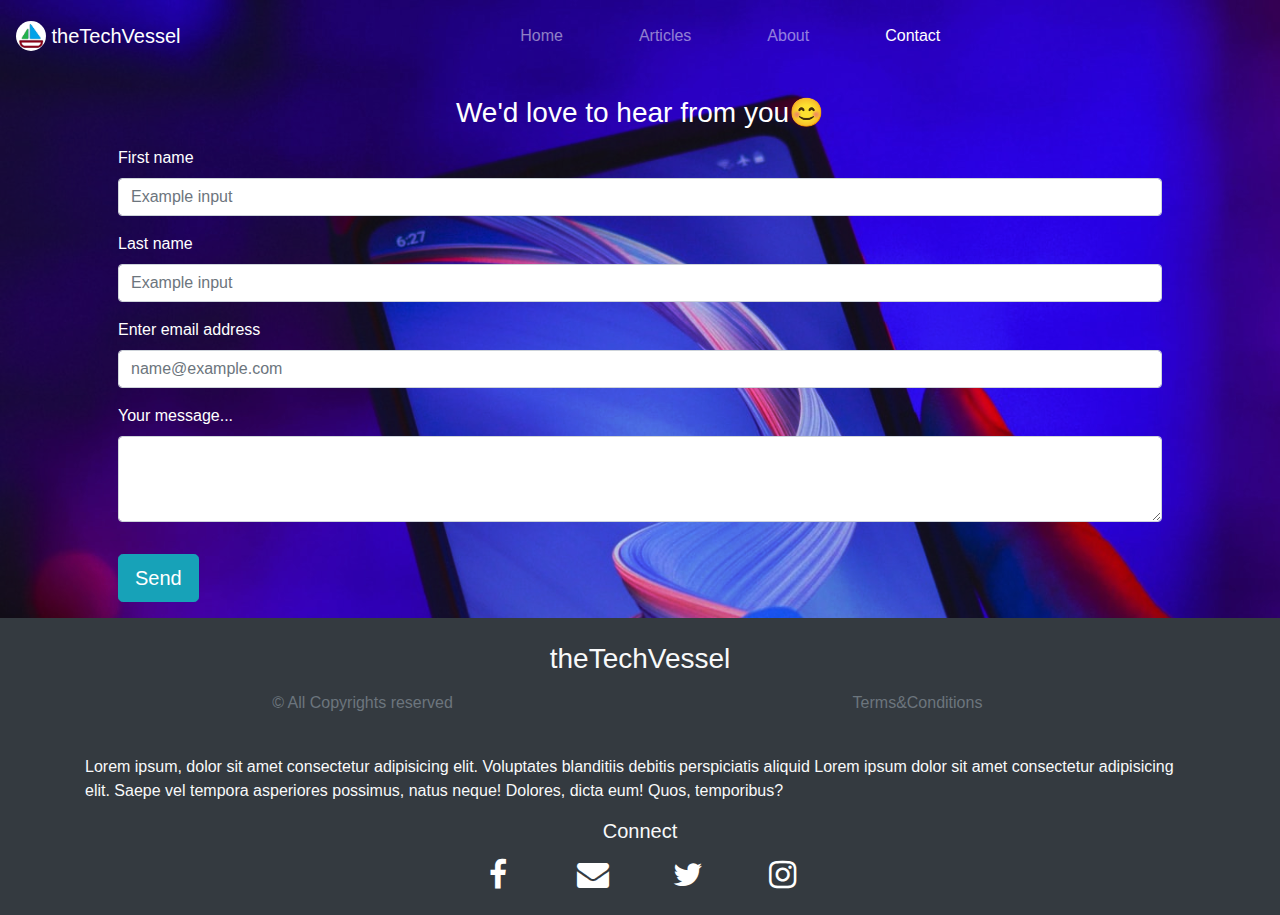
<file: contact.html>
<!doctype html>
<html lang="en">

<head>
  <!-- Required meta tags -->
  <meta charset="utf-8">
  <meta name="viewport" content="width=device-width, initial-scale=1, shrink-to-fit=no">

  <!-- Bootstrap CSS -->
  <link rel="stylesheet" href="https://stackpath.bootstrapcdn.com/bootstrap/4.3.1/css/bootstrap.min.css"
    integrity="sha384-ggOyR0iXCbMQv3Xipma34MD+dH/1fQ784/j6cY/iJTQUOhcWr7x9JvoRxT2MZw1T" crossorigin="anonymous">
  <link rel="stylesheet" href="assets/styling.css">
  <link rel="stylesheet" href="https://cdnjs.cloudflare.com/ajax/libs/font-awesome/4.7.0/css/font-awesome.min.css">


  <title>The Tech Vessel-contact</title>
  <link rel="icon" type="image/x-icon" href="assets/images/logo.png">
</head>

<body class="body-contact">
  <nav class="navbar navbar-expand-lg navbar-dark pt-3 pb-3">
    <a class="navbar-brand" href="/"><img src="assets/images/logo.png" width="30" height="30" alt=""
        class="d-inline-block align-top rounded-circle"> theTechVessel</a>

    <button class="navbar-toggler" type="button" data-toggle="collapse" data-target="#navbarSupportedContent"
      aria-controls="navbarSupportedContent" aria-expanded="false" aria-label="Toggle navigation">
      <span class="navbar-toggler-icon"></span>
    </button>

    <div class="collapse navbar-collapse" id="navbarSupportedContent">
      <ul class="navbar-nav mx-auto">
        <li class="nav-item">
          <a class="nav-link" href="/">Home</a>
        </li>
        <li class="nav-item">
          <a class="nav-link" href="/articles.html">Articles</a>
        </li>

        <li class="nav-item">
          <a class="nav-link" href="/about.html">About</a>
        </li>
        <li class="nav-item">
          <a class="nav-link active" href="/contact.html">Contact<span class="sr-only">(current)</span></a>
        </li>

      </ul>
    </div>
  </nav>

  <div class="container mt-4 pl-5 pr-5">
    <h3 class="mb-3 mt-3 d-flex justify-content-center">We'd love to hear from you😊 </h3>
    <form>
      <div class="form-group">
        <label for="formGroupExampleInput">First name</label>
        <input type="text" class="form-control" id="formGroupExampleInput" placeholder="Example input">
      </div>
      <div class="form-group">
        <label for="formGroupExampleInput">Last name</label>
        <input type="text" class="form-control" id="formGroupExampleInput" placeholder="Example input">
      </div>

      <div class="form-group">
        <label for="exampleFormControlInput1">Enter email address</label>
        <input type="email" class="form-control" id="exampleFormControlInput1" placeholder="name@example.com">
      </div>

      <div class="form-group">
        <label for="exampleFormControlTextarea1">Your message...</label>
        <textarea class="form-control" id="exampleFormControlTextarea1" rows="3"></textarea>
      </div>
      <button type="button" class="btn btn-info mt-3 mb-3 btn-lg">Send</button>
    </form>
  </div>

  <!-- FOOTER -->
  <footer class="w-100 flex-shrink-0">
    <div class="col p-4 d-flex flex-column position-static bg-dark text-light">
      <h3 class="mb-3 d-flex justify-content-center">theTechVessel</h3>
      <div class="container">
        <div class="row mb-4 pb-3 no-gutters">
          <div class="col-md-6 mb-md-0  d-flex">
            <div class="con con-3 w-100 text-muted d-flex justify-content-center">
              &copy All Copyrights reserved
            </div>
          </div>
          <div class="col-md-6 mb-md-0  d-flex">
            <div class="con con-3 w-100 d-flex justify-content-center"><a href="/tandc.html" class="text-muted"
                target="_blank">Terms&Conditions</a>

            </div>
          </div>
        </div>
      </div>
      <p class="card-text mb-auto d-flex justify-content-center container">Lorem ipsum, dolor sit amet consectetur
        adipisicing elit. Voluptates
        blanditiis debitis perspiciatis aliquid Lorem ipsum dolor sit amet consectetur adipisicing elit. Saepe vel
        tempora asperiores possimus, natus neque! Dolores, dicta eum! Quos, temporibus?</p>
      <h5 class="mt-3 mb-3 d-flex justify-content-center">Connect</h5>

      <div class="container">

        <div class="row">
          <div class="col-4">
          </div>
          <div class="col">
            <a href="http:#" class=" d-flex justify-content-center foot-icon" data-toggle="tooltip" data-placement="top"
              title="facebook"><i class="fa fa-brands fa-facebook-f"></i></a>

          </div>
          <div class="col">
            <a href="http:#" class="d-flex justify-content-center foot-icon" data-toggle="tooltip" data-placement="top"
              title="email"><i class="fa fa-solid fa-envelope"></i></i></a>

          </div>
          <div class="col">
            <a href="http:#" class="d-flex justify-content-center foot-icon" data-toggle="tooltip" data-placement="top"
              title="twitter"><i class="fa fa-brands fa-twitter"></i></a>

          </div>
          <div class="col">
            <a href="http:#" class="d-flex justify-content-center foot-icon" data-toggle="tooltip" data-placement="top"
              title="instagram"><i class="fa fa-brands fa-instagram"></i></a>

          </div>
          <div class="col-4">
          </div>
        </div>
      </div>

    </div>
  </footer>

<!-- Optional JavaScript -->
<!-- jQuery first, then Popper.js, then Bootstrap JS -->
<script src="https://code.jquery.com/jquery-3.3.1.slim.min.js"
  integrity="sha384-q8i/X+965DzO0rT7abK41JStQIAqVgRVzpbzo5smXKp4YfRvH+8abtTE1Pi6jizo" crossorigin="anonymous"></script>
<script src="https://cdnjs.cloudflare.com/ajax/libs/popper.js/1.14.7/umd/popper.min.js"
  integrity="sha384-UO2eT0CpHqdSJQ6hJty5KVphtPhzWj9WO1clHTMGa3JDZwrnQq4sF86dIHNDz0W1" crossorigin="anonymous"></script>
<script src="https://stackpath.bootstrapcdn.com/bootstrap/4.3.1/js/bootstrap.min.js"
  integrity="sha384-JjSmVgyd0p3pXB1rRibZUAYoIIy6OrQ6VrjIEaFf/nJGzIxFDsf4x0xIM+B07jRM" crossorigin="anonymous"></script>
</body>

</html>
</file>
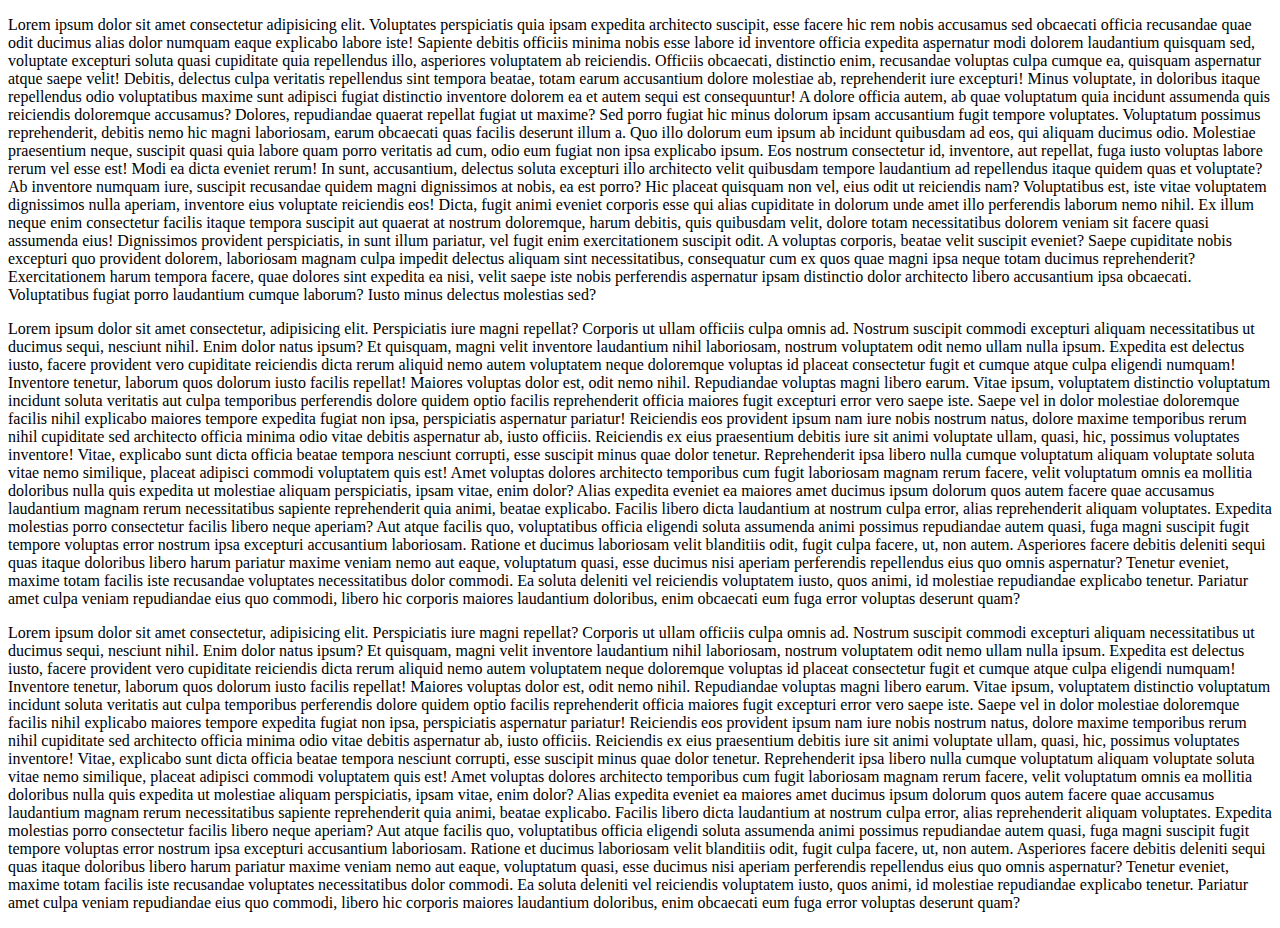
<file: tandc.html>
<!DOCTYPE html>
<html lang="en">

<head>
    <meta charset="UTF-8">
    <meta http-equiv="X-UA-Compatible" content="IE=edge">
    <meta name="viewport" content="width=device-width, initial-scale=1.0">
    <title>T&C theTechVessel</title>
    <link rel="icon" type="image/x-icon" href="images/logo.png">
</head>

<body>
    <p>Lorem ipsum dolor sit amet consectetur adipisicing elit. Voluptates perspiciatis quia ipsam expedita architecto
        suscipit, esse facere hic rem nobis accusamus sed obcaecati officia recusandae quae odit ducimus alias dolor
        numquam eaque explicabo labore iste! Sapiente debitis officiis minima nobis esse labore id inventore officia
        expedita aspernatur modi dolorem laudantium quisquam sed, voluptate excepturi soluta quasi cupiditate quia
        repellendus illo, asperiores voluptatem ab reiciendis. Officiis obcaecati, distinctio enim, recusandae voluptas
        culpa cumque ea, quisquam aspernatur atque saepe velit! Debitis, delectus culpa veritatis repellendus sint
        tempora beatae, totam earum accusantium dolore molestiae ab, reprehenderit iure excepturi! Minus voluptate, in
        doloribus itaque repellendus odio voluptatibus maxime sunt adipisci fugiat distinctio inventore dolorem ea et
        autem sequi est consequuntur! A dolore officia autem, ab quae voluptatum quia incidunt assumenda quis reiciendis
        doloremque accusamus? Dolores, repudiandae quaerat repellat fugiat ut maxime? Sed porro fugiat hic minus dolorum
        ipsam accusantium fugit tempore voluptates. Voluptatum possimus reprehenderit, debitis nemo hic magni
        laboriosam, earum obcaecati quas facilis deserunt illum a. Quo illo dolorum eum ipsum ab incidunt quibusdam ad
        eos, qui aliquam ducimus odio. Molestiae praesentium neque, suscipit quasi quia labore quam porro veritatis ad
        cum, odio eum fugiat non ipsa explicabo ipsum. Eos nostrum consectetur id, inventore, aut repellat, fuga iusto
        voluptas labore rerum vel esse est! Modi ea dicta eveniet rerum! In sunt, accusantium, delectus soluta excepturi
        illo architecto velit quibusdam tempore laudantium ad repellendus itaque quidem quas et voluptate? Ab inventore
        numquam iure, suscipit recusandae quidem magni dignissimos at nobis, ea est porro? Hic placeat quisquam non vel,
        eius odit ut reiciendis nam? Voluptatibus est, iste vitae voluptatem dignissimos nulla aperiam, inventore eius
        voluptate reiciendis eos! Dicta, fugit animi eveniet corporis esse qui alias cupiditate in dolorum unde amet
        illo perferendis laborum nemo nihil. Ex illum neque enim consectetur facilis itaque tempora suscipit aut quaerat
        at nostrum doloremque, harum debitis, quis quibusdam velit, dolore totam necessitatibus dolorem veniam sit
        facere quasi assumenda eius! Dignissimos provident perspiciatis, in sunt illum pariatur, vel fugit enim
        exercitationem suscipit odit. A voluptas corporis, beatae velit suscipit eveniet? Saepe cupiditate nobis
        excepturi quo provident dolorem, laboriosam magnam culpa impedit delectus aliquam sint necessitatibus,
        consequatur cum ex quos quae magni ipsa neque totam ducimus reprehenderit? Exercitationem harum tempora facere,
        quae dolores sint expedita ea nisi, velit saepe iste nobis perferendis aspernatur ipsam distinctio dolor
        architecto libero accusantium ipsa obcaecati. Voluptatibus fugiat porro laudantium cumque laborum? Iusto minus
        delectus molestias sed?</p>
    <p>Lorem ipsum dolor sit amet consectetur, adipisicing elit. Perspiciatis iure magni repellat? Corporis ut ullam
        officiis culpa omnis ad. Nostrum suscipit commodi excepturi aliquam necessitatibus ut ducimus sequi, nesciunt
        nihil. Enim dolor natus ipsum? Et quisquam, magni velit inventore laudantium nihil laboriosam, nostrum
        voluptatem odit nemo ullam nulla ipsum. Expedita est delectus iusto, facere provident vero cupiditate reiciendis
        dicta rerum aliquid nemo autem voluptatem neque doloremque voluptas id placeat consectetur fugit et cumque atque
        culpa eligendi numquam! Inventore tenetur, laborum quos dolorum iusto facilis repellat! Maiores voluptas dolor
        est, odit nemo nihil. Repudiandae voluptas magni libero earum. Vitae ipsum, voluptatem distinctio voluptatum
        incidunt soluta veritatis aut culpa temporibus perferendis dolore quidem optio facilis reprehenderit officia
        maiores fugit excepturi error vero saepe iste. Saepe vel in dolor molestiae doloremque facilis nihil explicabo
        maiores tempore expedita fugiat non ipsa, perspiciatis aspernatur pariatur! Reiciendis eos provident ipsum nam
        iure nobis nostrum natus, dolore maxime temporibus rerum nihil cupiditate sed architecto officia minima odio
        vitae debitis aspernatur ab, iusto officiis. Reiciendis ex eius praesentium debitis iure sit animi voluptate
        ullam, quasi, hic, possimus voluptates inventore! Vitae, explicabo sunt dicta officia beatae tempora nesciunt
        corrupti, esse suscipit minus quae dolor tenetur. Reprehenderit ipsa libero nulla cumque voluptatum aliquam
        voluptate soluta vitae nemo similique, placeat adipisci commodi voluptatem quis est! Amet voluptas dolores
        architecto temporibus cum fugit laboriosam magnam rerum facere, velit voluptatum omnis ea mollitia doloribus
        nulla quis expedita ut molestiae aliquam perspiciatis, ipsam vitae, enim dolor? Alias expedita eveniet ea
        maiores amet ducimus ipsum dolorum quos autem facere quae accusamus laudantium magnam rerum necessitatibus
        sapiente reprehenderit quia animi, beatae explicabo. Facilis libero dicta laudantium at nostrum culpa error,
        alias reprehenderit aliquam voluptates. Expedita molestias porro consectetur facilis libero neque aperiam? Aut
        atque facilis quo, voluptatibus officia eligendi soluta assumenda animi possimus repudiandae autem quasi, fuga
        magni suscipit fugit tempore voluptas error nostrum ipsa excepturi accusantium laboriosam. Ratione et ducimus
        laboriosam velit blanditiis odit, fugit culpa facere, ut, non autem. Asperiores facere debitis deleniti sequi
        quas itaque doloribus libero harum pariatur maxime veniam nemo aut eaque, voluptatum quasi, esse ducimus nisi
        aperiam perferendis repellendus eius quo omnis aspernatur? Tenetur eveniet, maxime totam facilis iste recusandae
        voluptates necessitatibus dolor commodi. Ea soluta deleniti vel reiciendis voluptatem iusto, quos animi, id
        molestiae repudiandae explicabo tenetur. Pariatur amet culpa veniam repudiandae eius quo commodi, libero hic
        corporis maiores laudantium doloribus, enim obcaecati eum fuga error voluptas deserunt quam?</p>
    <p>Lorem ipsum dolor sit amet consectetur, adipisicing elit. Perspiciatis iure magni repellat? Corporis ut ullam
        officiis culpa omnis ad. Nostrum suscipit commodi excepturi aliquam necessitatibus ut ducimus sequi, nesciunt
        nihil. Enim dolor natus ipsum? Et quisquam, magni velit inventore laudantium nihil laboriosam, nostrum
        voluptatem odit nemo ullam nulla ipsum. Expedita est delectus iusto, facere provident vero cupiditate reiciendis
        dicta rerum aliquid nemo autem voluptatem neque doloremque voluptas id placeat consectetur fugit et cumque atque
        culpa eligendi numquam! Inventore tenetur, laborum quos dolorum iusto facilis repellat! Maiores voluptas dolor
        est, odit nemo nihil. Repudiandae voluptas magni libero earum. Vitae ipsum, voluptatem distinctio voluptatum
        incidunt soluta veritatis aut culpa temporibus perferendis dolore quidem optio facilis reprehenderit officia
        maiores fugit excepturi error vero saepe iste. Saepe vel in dolor molestiae doloremque facilis nihil explicabo
        maiores tempore expedita fugiat non ipsa, perspiciatis aspernatur pariatur! Reiciendis eos provident ipsum nam
        iure nobis nostrum natus, dolore maxime temporibus rerum nihil cupiditate sed architecto officia minima odio
        vitae debitis aspernatur ab, iusto officiis. Reiciendis ex eius praesentium debitis iure sit animi voluptate
        ullam, quasi, hic, possimus voluptates inventore! Vitae, explicabo sunt dicta officia beatae tempora nesciunt
        corrupti, esse suscipit minus quae dolor tenetur. Reprehenderit ipsa libero nulla cumque voluptatum aliquam
        voluptate soluta vitae nemo similique, placeat adipisci commodi voluptatem quis est! Amet voluptas dolores
        architecto temporibus cum fugit laboriosam magnam rerum facere, velit voluptatum omnis ea mollitia doloribus
        nulla quis expedita ut molestiae aliquam perspiciatis, ipsam vitae, enim dolor? Alias expedita eveniet ea
        maiores amet ducimus ipsum dolorum quos autem facere quae accusamus laudantium magnam rerum necessitatibus
        sapiente reprehenderit quia animi, beatae explicabo. Facilis libero dicta laudantium at nostrum culpa error,
        alias reprehenderit aliquam voluptates. Expedita molestias porro consectetur facilis libero neque aperiam? Aut
        atque facilis quo, voluptatibus officia eligendi soluta assumenda animi possimus repudiandae autem quasi, fuga
        magni suscipit fugit tempore voluptas error nostrum ipsa excepturi accusantium laboriosam. Ratione et ducimus
        laboriosam velit blanditiis odit, fugit culpa facere, ut, non autem. Asperiores facere debitis deleniti sequi
        quas itaque doloribus libero harum pariatur maxime veniam nemo aut eaque, voluptatum quasi, esse ducimus nisi
        aperiam perferendis repellendus eius quo omnis aspernatur? Tenetur eveniet, maxime totam facilis iste recusandae
        voluptates necessitatibus dolor commodi. Ea soluta deleniti vel reiciendis voluptatem iusto, quos animi, id
        molestiae repudiandae explicabo tenetur. Pariatur amet culpa veniam repudiandae eius quo commodi, libero hic
        corporis maiores laudantium doloribus, enim obcaecati eum fuga error voluptas deserunt quam?</p>
</body>

</html>
</file>
<file: assets/styling.css>
body{
    background: #C33764;  /* fallback for old browsers */
    background: -webkit-linear-gradient(to right, #1D2671, #C33764);  /* Chrome 10-25, Safari 5.1-6 */
    background: linear-gradient(to right, #1D2671, #C33764); /* W3C, IE 10+/ Edge, Firefox 16+, Chrome 26+, Opera 12+, Safari 7+ */
    color: white;
}

.navbar-nav > li{
    padding-left:30px;
    padding-right:30px;
  }


.foot-icon{
    font-size: 2em;
    color: white;
    display: inline-block;
  }

  .foot-icon:hover{
    color: rgb(194, 192, 192);
    text-decoration: none;
  }

  .card-bg-color{
    background-color: rgb(8, 143, 143);
    border-radius: 10px;
    color: white;
  }

  .index-first{
    background-color: rgb(245, 61, 61);
  }

  .index-second{
    background-color: rgb(80, 211, 80);
  }

  .index-third{
    background-color: rgb(78, 78, 201);
  }

  .body-about{
    background-image: url("images/about_bg.jpg");
    /* opacity: 0.5; */
    background-repeat: no-repeat;
    background-attachment: fixed;
    background-size: cover;
    background-color: rgba(0, 0, 0, 0.178);
    background-blend-mode:hard-light;
  
  }

  .body-contact{
    background-image: url("images/contact_bg.jpg");
    /* opacity: 0.5; */
    background-repeat: no-repeat;
    background-attachment: fixed;
    background-size: cover;
    background-color: rgba(0, 0, 0, 0.349);
    background-blend-mode:hard-light;
  
  }


/* https://source.unsplash.com/1400x400/?code,technology */
</file>
